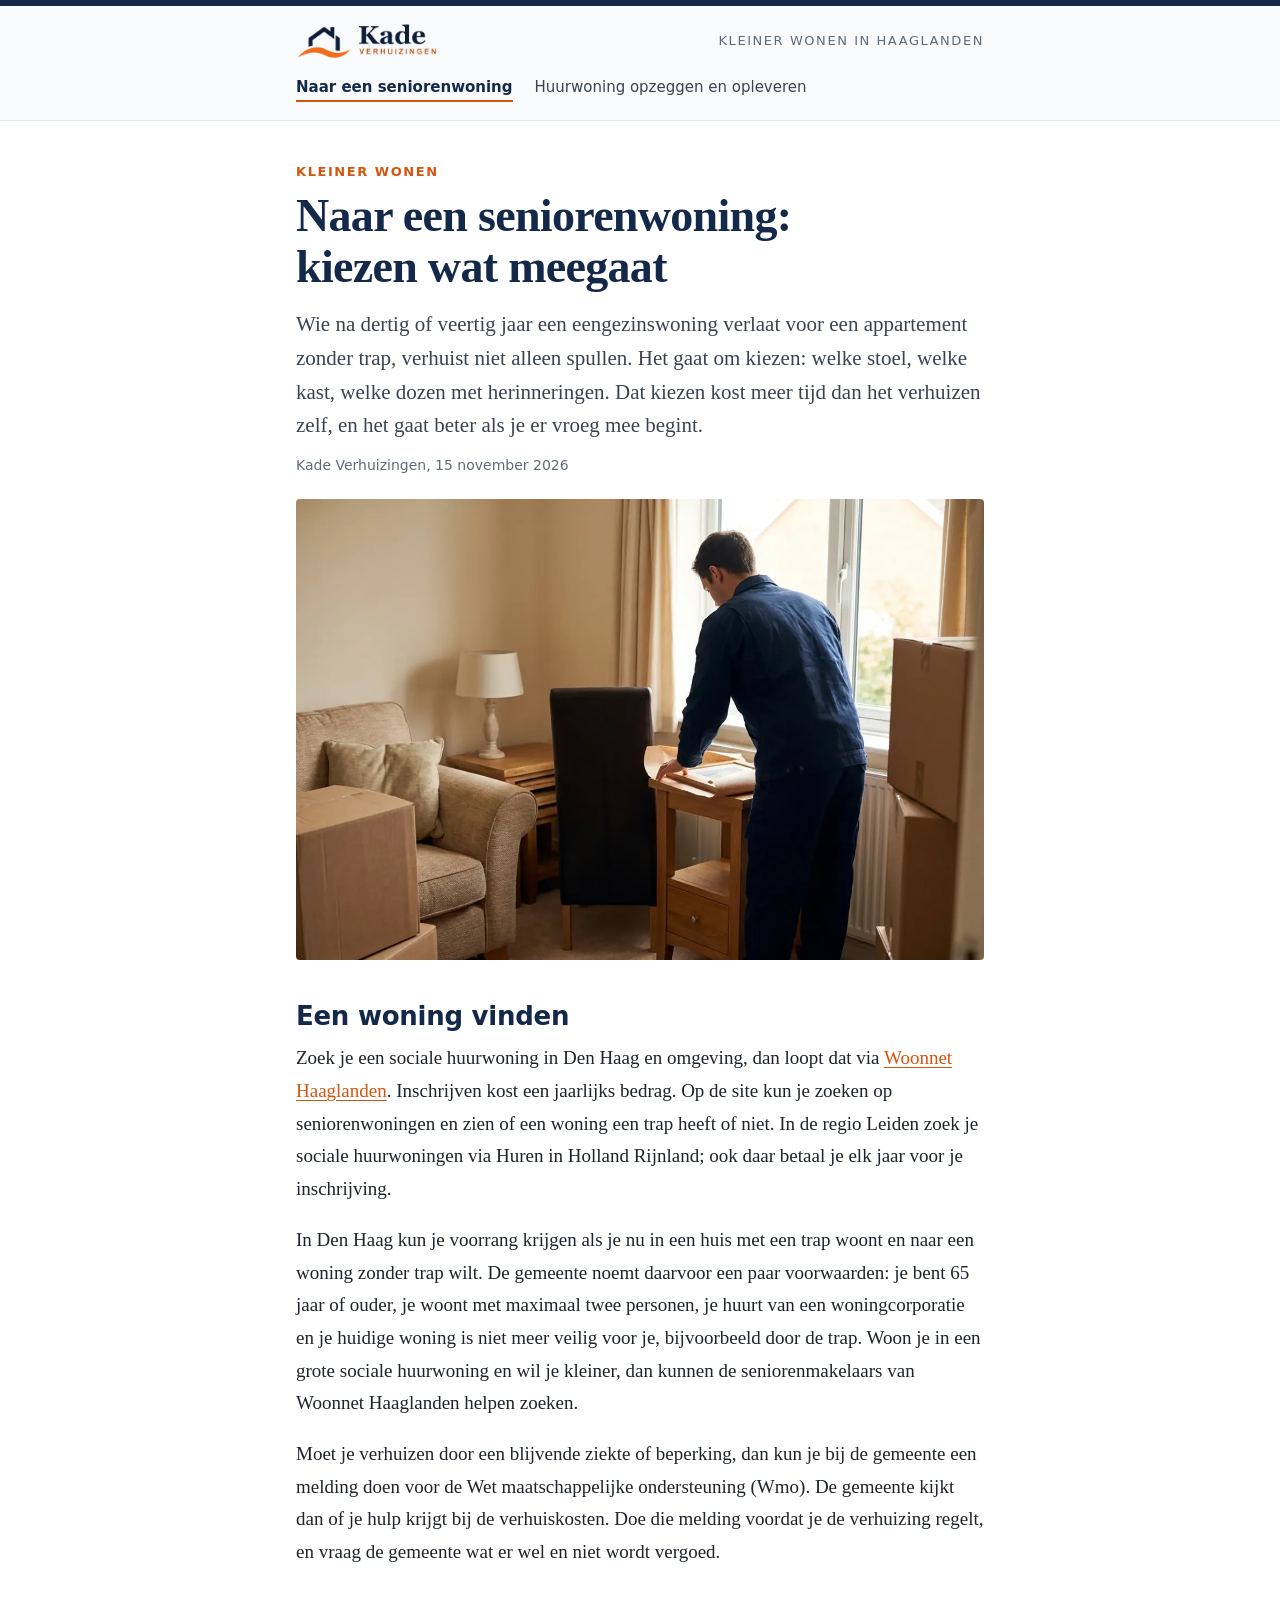
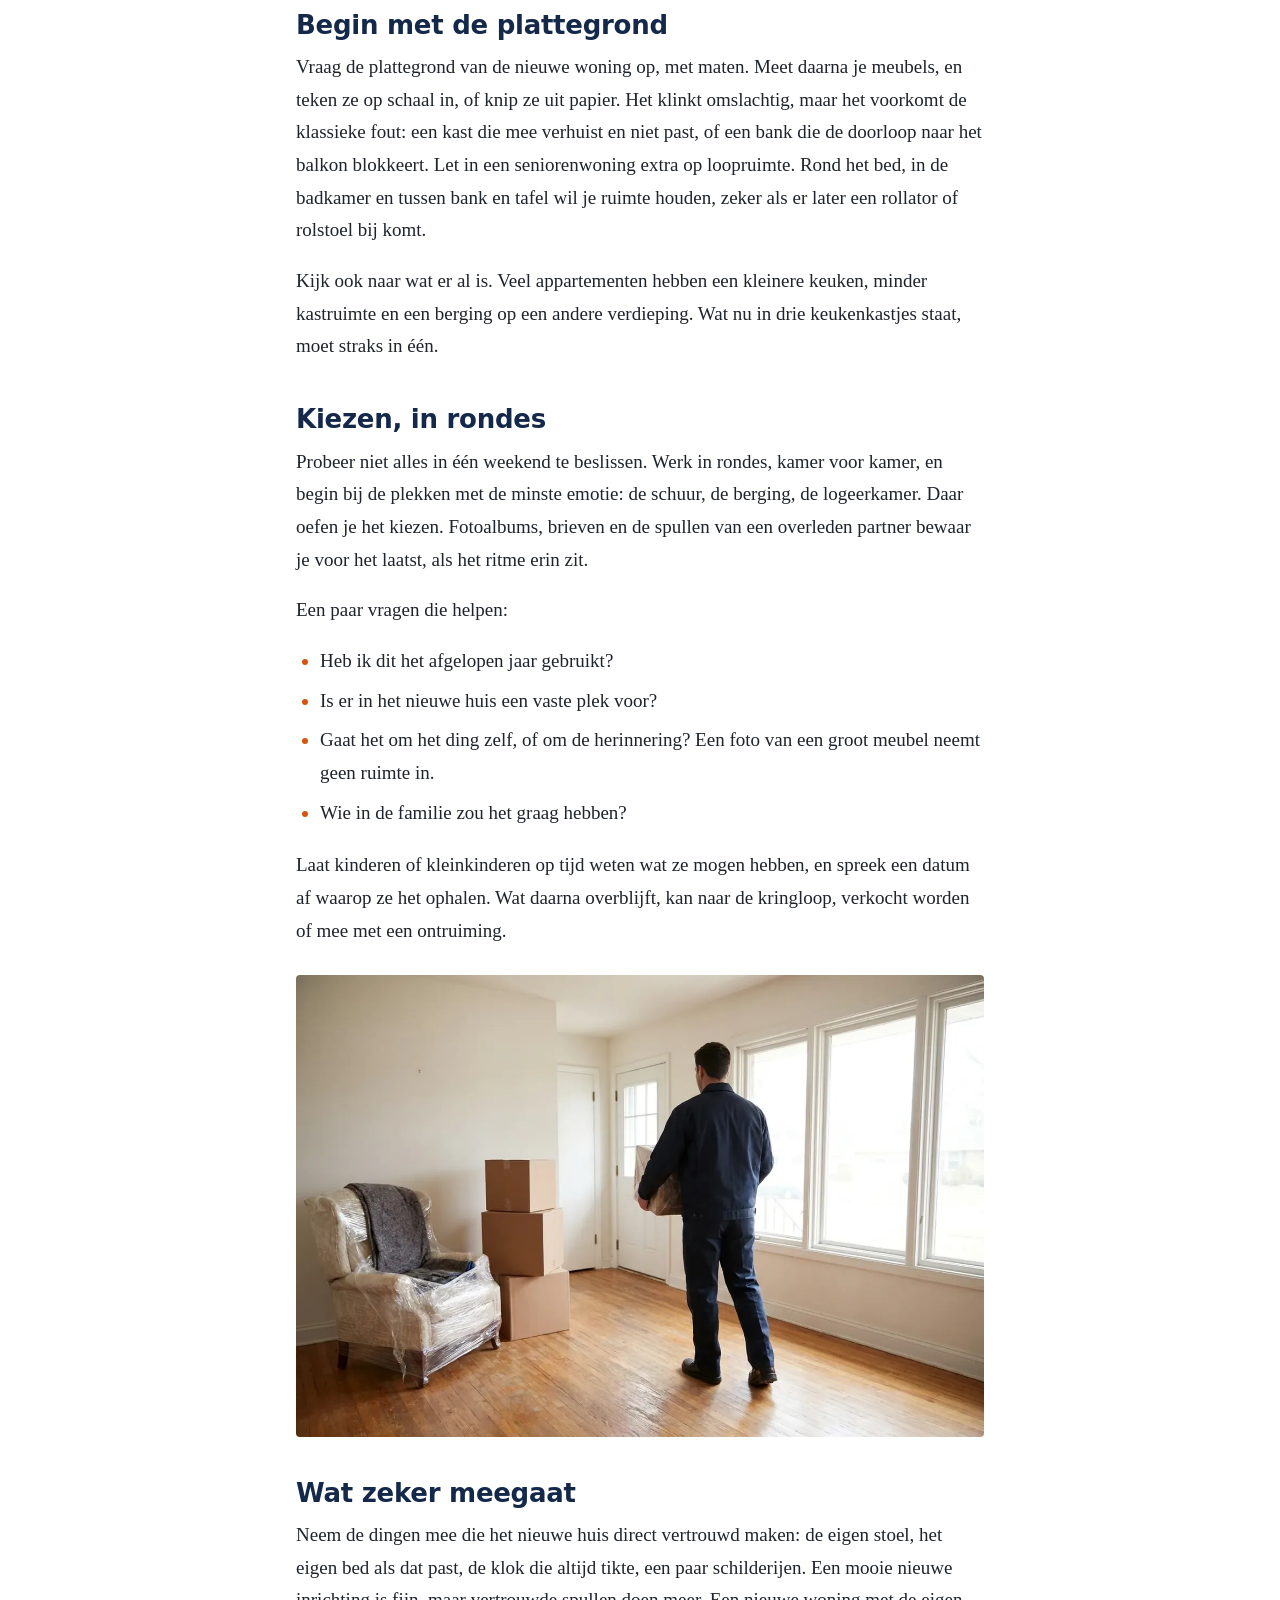
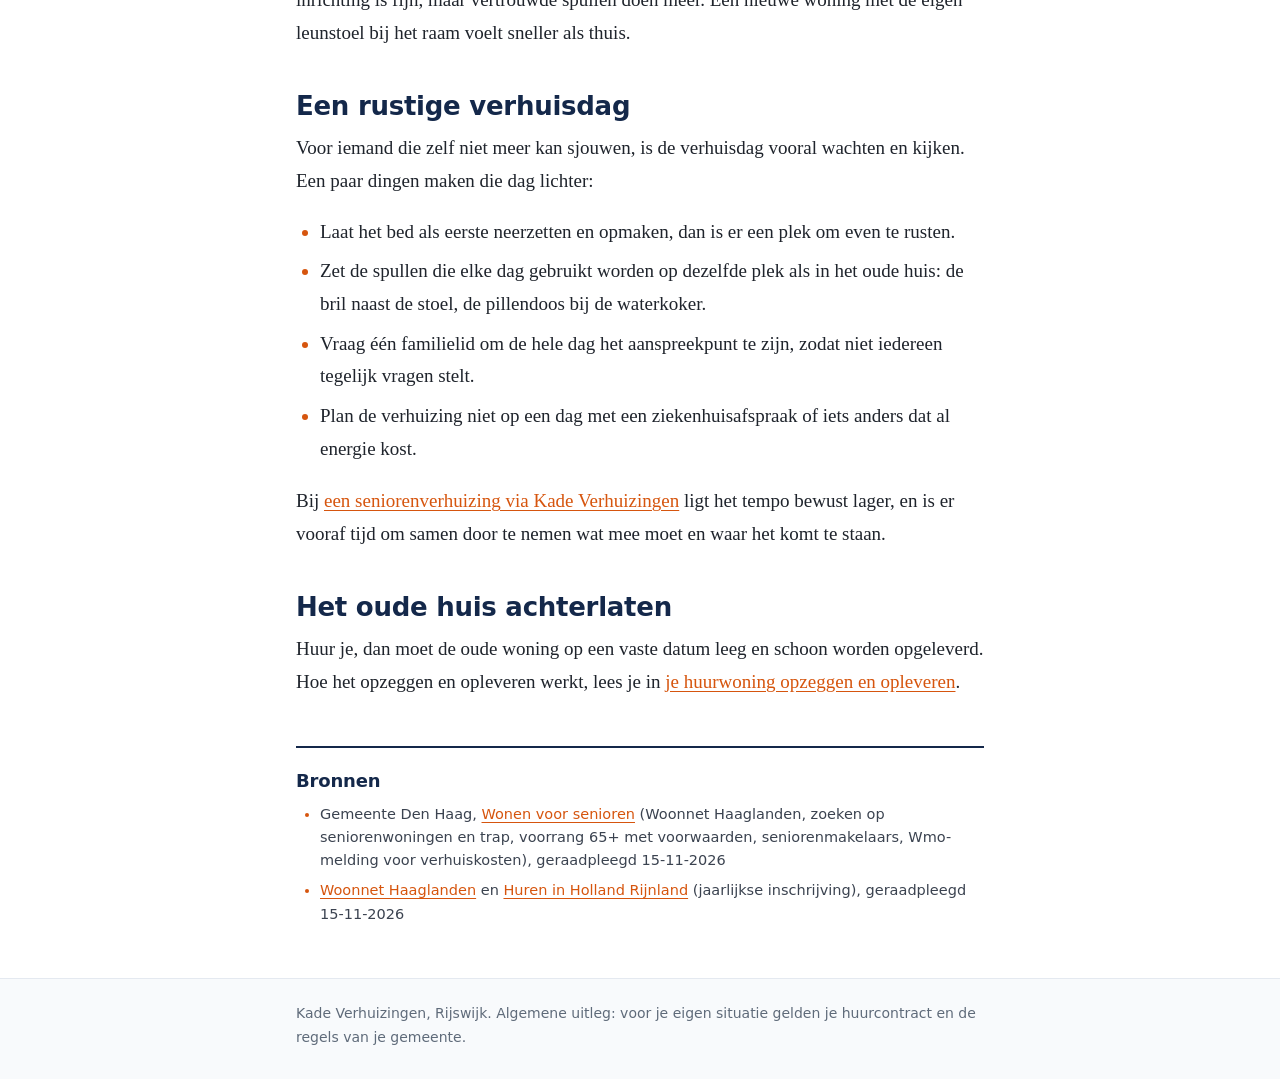
<file: index.html>
<!doctype html>
<html lang="nl"><head><meta charset="utf-8"><meta name="viewport" content="width=device-width,initial-scale=1">
<title>Verhuizen naar een seniorenwoning in Haaglanden: kiezen wat meegaat</title>
<meta name="description" content="Van een eengezinswoning naar een appartement zonder trap: hoe je een seniorenwoning vindt in Den Haag en omgeving, hoe je kiest wat meegaat en hoe je de verhuisdag rustig houdt.">
<link rel="canonical" href="https://kadeverhuizingen.github.io/">
<link rel="icon" href="kade-logo.png" type="image/png">
<meta name="theme-color" content="#ffffff">
<link rel="stylesheet" href="style.css">
<script type="application/ld+json">{"@context": "https://schema.org", "@type": "Article", "headline": "Naar een seniorenwoning: kiezen wat meegaat", "description": "Van een eengezinswoning naar een appartement zonder trap: hoe je een seniorenwoning vindt in Den Haag en omgeving, hoe je kiest wat meegaat en hoe je de verhuisdag rustig houdt.", "image": "https://kadeverhuizingen.github.io/seniorenwoning-inrichten.webp", "datePublished": "2026-11-15", "dateModified": "2026-11-15", "inLanguage": "nl-NL", "mainEntityOfPage": "https://kadeverhuizingen.github.io/", "author": {"@type": "Organization", "name": "Kade Verhuizingen", "url": "https://kadeverhuizingen.nl/"}, "publisher": {"@type": "Organization", "name": "Kade Verhuizingen", "url": "https://kadeverhuizingen.nl/"}}</script>
</head><body>
<header class="balk"><div class="smal"><a class="merk" href="./"><img src="kade-logo.png" alt="Kade Verhuizingen" width="150" height="40"></a><p class="reeks">Kleiner wonen in Haaglanden</p></div>
<nav class="smal" aria-label="Artikelen"><ol><li><a href="./" aria-current="page">Naar een seniorenwoning</a></li><li><a href="./huurwoning-opzeggen-en-opleveren.html">Huurwoning opzeggen en opleveren</a></li></ol></nav></header>
<main class="smal">
<p class="rubriek">Kleiner wonen</p>
<h1>Naar een seniorenwoning: kiezen wat meegaat</h1>
<p class="lead">Wie na dertig of veertig jaar een eengezinswoning verlaat voor een appartement zonder trap, verhuist niet alleen spullen. Het gaat om kiezen: welke stoel, welke kast, welke dozen met herinneringen. Dat kiezen kost meer tijd dan het verhuizen zelf, en het gaat beter als je er vroeg mee begint.</p>
<p class="meta">Kade Verhuizingen, 15 november 2026</p>
<figure class="hero"><img src="seniorenwoning-inrichten.webp" alt="Verhuizer zet een bijzettafel neer in een lichte woonkamer met een leunstoel, een schemerlamp en verhuisdozen" width="1280" height="858" fetchpriority="high"></figure>

<h2>Een woning vinden</h2>
<p>Zoek je een sociale huurwoning in Den Haag en omgeving, dan loopt dat via <a href="https://www.woonnet-haaglanden.nl/">Woonnet Haaglanden</a>. Inschrijven kost een jaarlijks bedrag. Op de site kun je zoeken op seniorenwoningen en zien of een woning een trap heeft of niet. In de regio Leiden zoek je sociale huurwoningen via Huren in Holland Rijnland; ook daar betaal je elk jaar voor je inschrijving.</p>
<p>In Den Haag kun je voorrang krijgen als je nu in een huis met een trap woont en naar een woning zonder trap wilt. De gemeente noemt daarvoor een paar voorwaarden: je bent 65 jaar of ouder, je woont met maximaal twee personen, je huurt van een woningcorporatie en je huidige woning is niet meer veilig voor je, bijvoorbeeld door de trap. Woon je in een grote sociale huurwoning en wil je kleiner, dan kunnen de seniorenmakelaars van Woonnet Haaglanden helpen zoeken.</p>
<p>Moet je verhuizen door een blijvende ziekte of beperking, dan kun je bij de gemeente een melding doen voor de Wet maatschappelijke ondersteuning (Wmo). De gemeente kijkt dan of je hulp krijgt bij de verhuiskosten. Doe die melding voordat je de verhuizing regelt, en vraag de gemeente wat er wel en niet wordt vergoed.</p>

<h2>Begin met de plattegrond</h2>
<p>Vraag de plattegrond van de nieuwe woning op, met maten. Meet daarna je meubels, en teken ze op schaal in, of knip ze uit papier. Het klinkt omslachtig, maar het voorkomt de klassieke fout: een kast die mee verhuist en niet past, of een bank die de doorloop naar het balkon blokkeert. Let in een seniorenwoning extra op loopruimte. Rond het bed, in de badkamer en tussen bank en tafel wil je ruimte houden, zeker als er later een rollator of rolstoel bij komt.</p>
<p>Kijk ook naar wat er al is. Veel appartementen hebben een kleinere keuken, minder kastruimte en een berging op een andere verdieping. Wat nu in drie keukenkastjes staat, moet straks in één.</p>

<h2>Kiezen, in rondes</h2>
<p>Probeer niet alles in één weekend te beslissen. Werk in rondes, kamer voor kamer, en begin bij de plekken met de minste emotie: de schuur, de berging, de logeerkamer. Daar oefen je het kiezen. Fotoalbums, brieven en de spullen van een overleden partner bewaar je voor het laatst, als het ritme erin zit.</p>
<p>Een paar vragen die helpen:</p>
<ul>
<li>Heb ik dit het afgelopen jaar gebruikt?</li>
<li>Is er in het nieuwe huis een vaste plek voor?</li>
<li>Gaat het om het ding zelf, of om de herinnering? Een foto van een groot meubel neemt geen ruimte in.</li>
<li>Wie in de familie zou het graag hebben?</li>
</ul>
<p>Laat kinderen of kleinkinderen op tijd weten wat ze mogen hebben, en spreek een datum af waarop ze het ophalen. Wat daarna overblijft, kan naar de kringloop, verkocht worden of mee met een ontruiming.</p>

<figure><img src="lege-kamer-na-uitzoeken.webp" alt="Verhuizer met een doos in een lege lichte kamer, met een in folie gewikkelde fauteuil en gestapelde dozen bij het raam" width="1280" height="858" loading="lazy" decoding="async"></figure>

<h2>Wat zeker meegaat</h2>
<p>Neem de dingen mee die het nieuwe huis direct vertrouwd maken: de eigen stoel, het eigen bed als dat past, de klok die altijd tikte, een paar schilderijen. Een mooie nieuwe inrichting is fijn, maar vertrouwde spullen doen meer. Een nieuwe woning met de eigen leunstoel bij het raam voelt sneller als thuis.</p>

<h2>Een rustige verhuisdag</h2>
<p>Voor iemand die zelf niet meer kan sjouwen, is de verhuisdag vooral wachten en kijken. Een paar dingen maken die dag lichter:</p>
<ul>
<li>Laat het bed als eerste neerzetten en opmaken, dan is er een plek om even te rusten.</li>
<li>Zet de spullen die elke dag gebruikt worden op dezelfde plek als in het oude huis: de bril naast de stoel, de pillendoos bij de waterkoker.</li>
<li>Vraag één familielid om de hele dag het aanspreekpunt te zijn, zodat niet iedereen tegelijk vragen stelt.</li>
<li>Plan de verhuizing niet op een dag met een ziekenhuisafspraak of iets anders dat al energie kost.</li>
</ul>
<p>Bij <a href="https://kadeverhuizingen.nl/diensten/seniorenverhuizing">een seniorenverhuizing via Kade Verhuizingen</a> ligt het tempo bewust lager, en is er vooraf tijd om samen door te nemen wat mee moet en waar het komt te staan.</p>

<h2>Het oude huis achterlaten</h2>
<p>Huur je, dan moet de oude woning op een vaste datum leeg en schoon worden opgeleverd. Hoe het opzeggen en opleveren werkt, lees je in <a href="./huurwoning-opzeggen-en-opleveren.html">je huurwoning opzeggen en opleveren</a>.</p>

<section class="bronnen"><h2>Bronnen</h2><ul><li>Gemeente Den Haag, <a href="https://www.denhaag.nl/nl/verbouwen-en-wonen/wonen-voor-senioren/">Wonen voor senioren</a> (Woonnet Haaglanden, zoeken op seniorenwoningen en trap, voorrang 65+ met voorwaarden, seniorenmakelaars, Wmo-melding voor verhuiskosten), geraadpleegd 15-11-2026</li><li><a href="https://www.woonnet-haaglanden.nl/">Woonnet Haaglanden</a> en <a href="https://www.hureninhollandrijnland.nl/">Huren in Holland Rijnland</a> (jaarlijkse inschrijving), geraadpleegd 15-11-2026</li></ul></section>
</main>
<footer><div class="smal"><p>Kade Verhuizingen, Rijswijk. Algemene uitleg: voor je eigen situatie gelden je huurcontract en de regels van je gemeente.</p></div></footer>
</body></html>
</file>
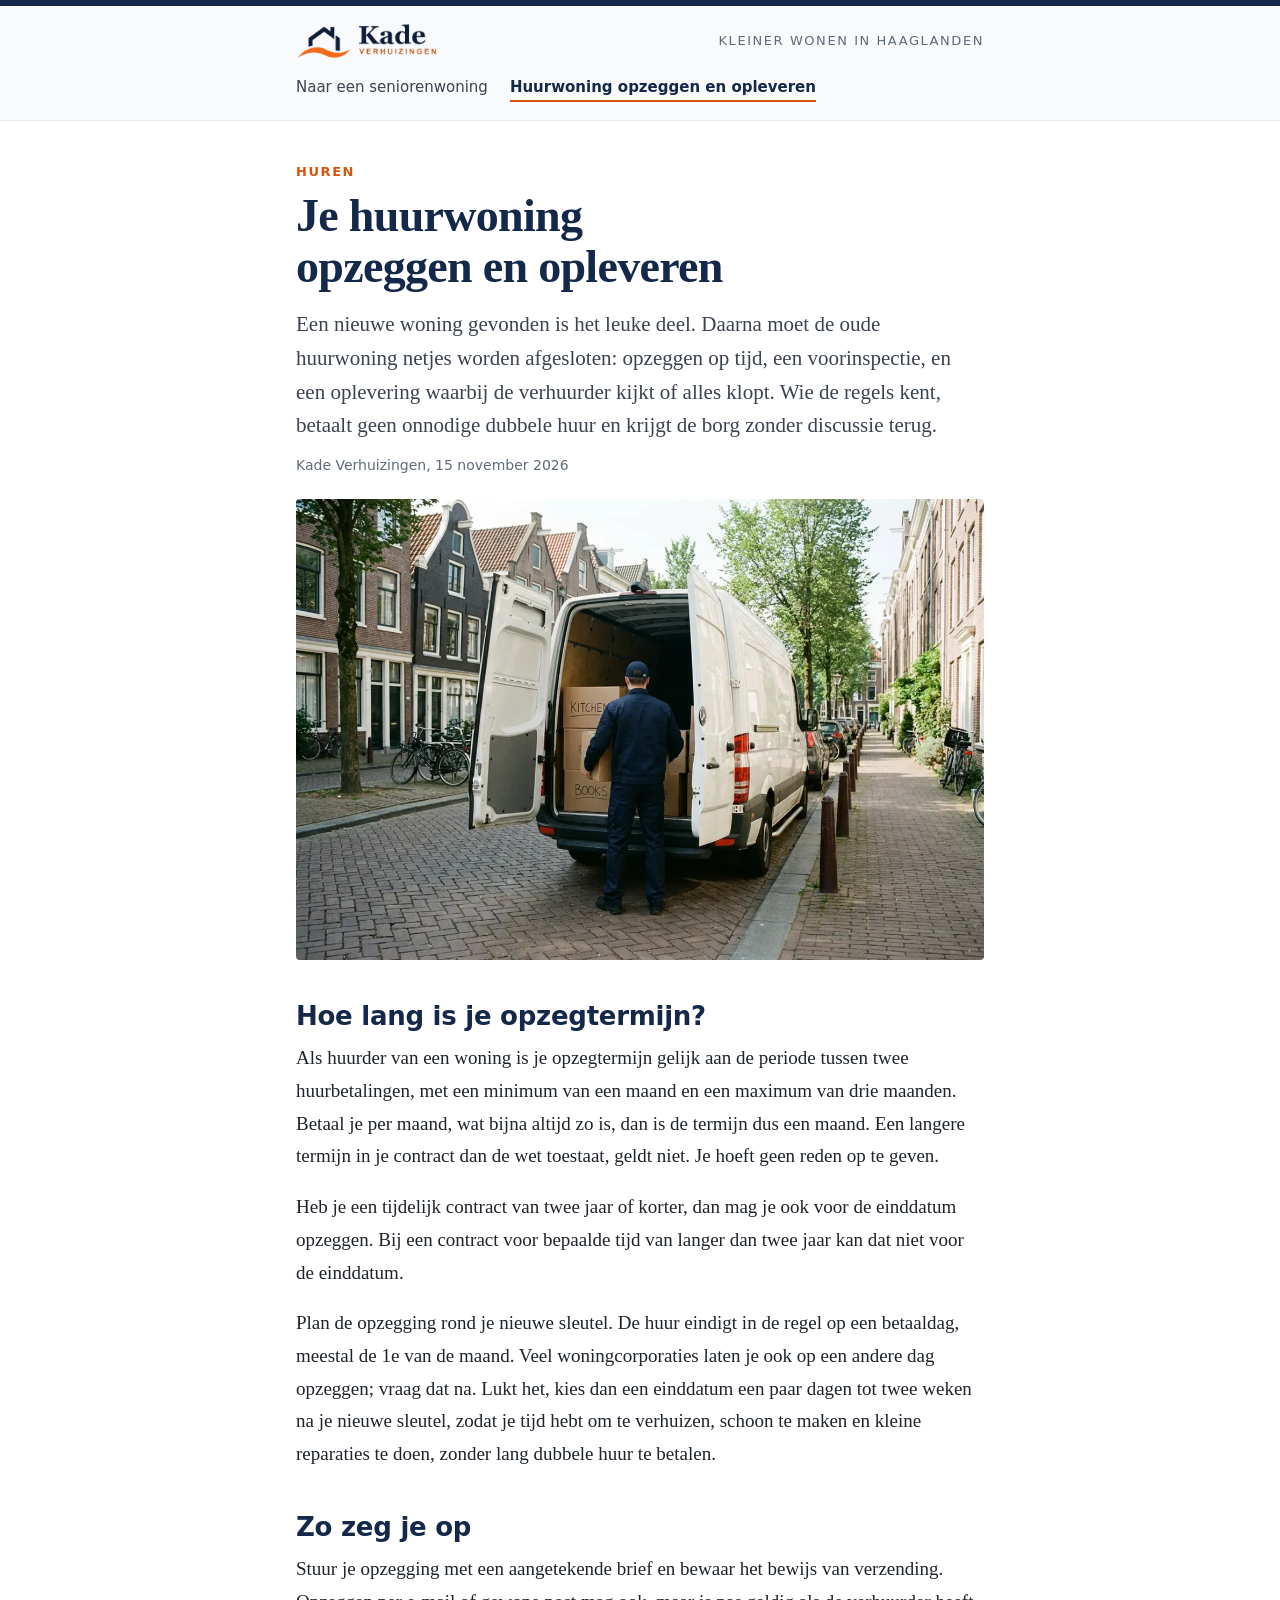
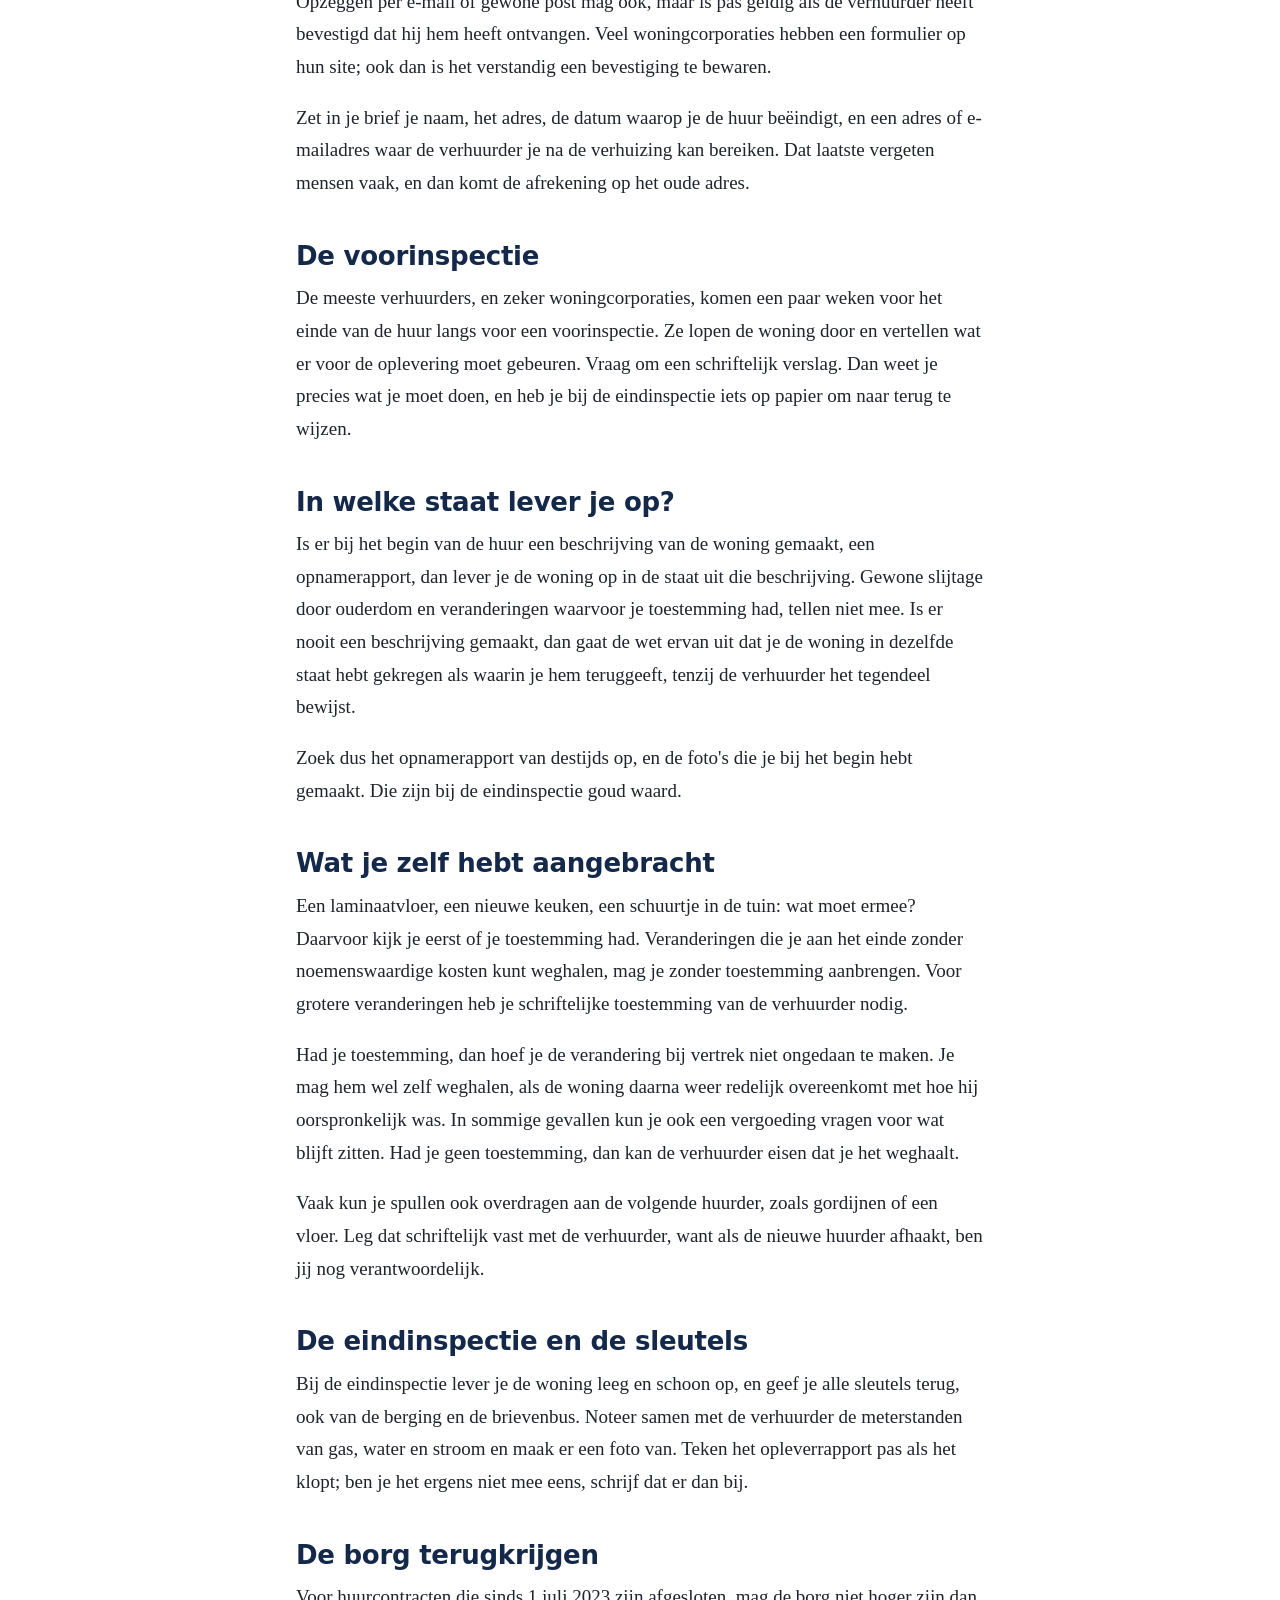
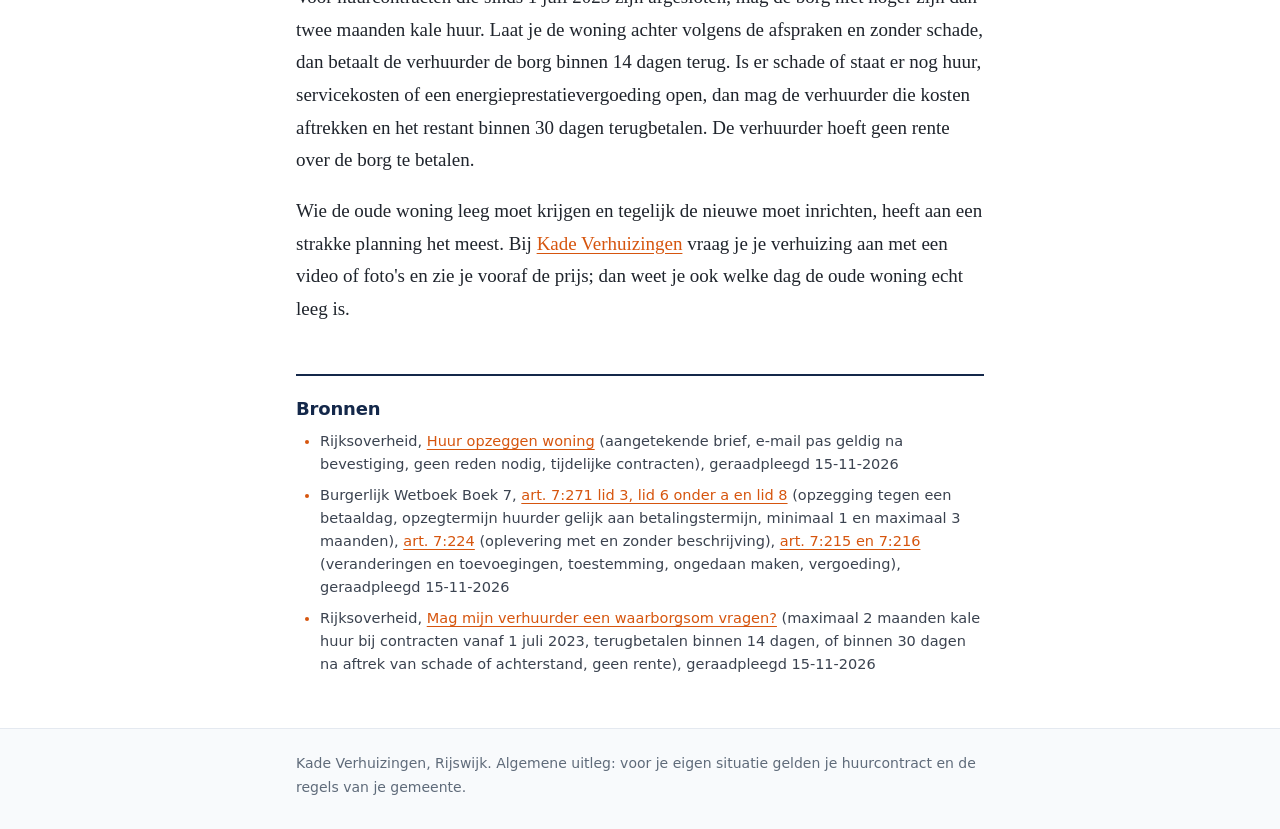
<file: huurwoning-opzeggen-en-opleveren.html>
<!doctype html>
<html lang="nl"><head><meta charset="utf-8"><meta name="viewport" content="width=device-width,initial-scale=1">
<title>Je huurwoning opzeggen en opleveren: termijnen, voorinspectie en borg</title>
<meta name="description" content="Hoe lang je opzegtermijn als huurder is, hoe je opzegt, wat er bij de voorinspectie gebeurt, wat je mag laten zitten en wanneer je de borg terugkrijgt.">
<link rel="canonical" href="https://kadeverhuizingen.github.io/huurwoning-opzeggen-en-opleveren.html">
<link rel="icon" href="kade-logo.png" type="image/png">
<meta name="theme-color" content="#ffffff">
<link rel="stylesheet" href="style.css">
<script type="application/ld+json">{"@context": "https://schema.org", "@type": "Article", "headline": "Je huurwoning opzeggen en opleveren", "description": "Hoe lang je opzegtermijn als huurder is, hoe je opzegt, wat er bij de voorinspectie gebeurt, wat je mag laten zitten en wanneer je de borg terugkrijgt.", "image": "https://kadeverhuizingen.github.io/bestelbus-laden-grachtstraat.webp", "datePublished": "2026-11-15", "dateModified": "2026-11-15", "inLanguage": "nl-NL", "mainEntityOfPage": "https://kadeverhuizingen.github.io/huurwoning-opzeggen-en-opleveren.html", "author": {"@type": "Organization", "name": "Kade Verhuizingen", "url": "https://kadeverhuizingen.nl/"}, "publisher": {"@type": "Organization", "name": "Kade Verhuizingen", "url": "https://kadeverhuizingen.nl/"}}</script>
</head><body>
<header class="balk"><div class="smal"><a class="merk" href="./"><img src="kade-logo.png" alt="Kade Verhuizingen" width="150" height="40"></a><p class="reeks">Kleiner wonen in Haaglanden</p></div>
<nav class="smal" aria-label="Artikelen"><ol><li><a href="./">Naar een seniorenwoning</a></li><li><a href="./huurwoning-opzeggen-en-opleveren.html" aria-current="page">Huurwoning opzeggen en opleveren</a></li></ol></nav></header>
<main class="smal">
<p class="rubriek">Huren</p>
<h1>Je huurwoning opzeggen en opleveren</h1>
<p class="lead">Een nieuwe woning gevonden is het leuke deel. Daarna moet de oude huurwoning netjes worden afgesloten: opzeggen op tijd, een voorinspectie, en een oplevering waarbij de verhuurder kijkt of alles klopt. Wie de regels kent, betaalt geen onnodige dubbele huur en krijgt de borg zonder discussie terug.</p>
<p class="meta">Kade Verhuizingen, 15 november 2026</p>
<figure class="hero"><img src="bestelbus-laden-grachtstraat.webp" alt="Verhuizer laadt een doos in een witte bestelbus in een straat met oude geveltjes en bomen" width="1280" height="858" fetchpriority="high"></figure>

<h2>Hoe lang is je opzegtermijn?</h2>
<p>Als huurder van een woning is je opzegtermijn gelijk aan de periode tussen twee huurbetalingen, met een minimum van een maand en een maximum van drie maanden. Betaal je per maand, wat bijna altijd zo is, dan is de termijn dus een maand. Een langere termijn in je contract dan de wet toestaat, geldt niet. Je hoeft geen reden op te geven.</p>
<p>Heb je een tijdelijk contract van twee jaar of korter, dan mag je ook voor de einddatum opzeggen. Bij een contract voor bepaalde tijd van langer dan twee jaar kan dat niet voor de einddatum.</p>
<p>Plan de opzegging rond je nieuwe sleutel. De huur eindigt in de regel op een betaaldag, meestal de 1e van de maand. Veel woningcorporaties laten je ook op een andere dag opzeggen; vraag dat na. Lukt het, kies dan een einddatum een paar dagen tot twee weken na je nieuwe sleutel, zodat je tijd hebt om te verhuizen, schoon te maken en kleine reparaties te doen, zonder lang dubbele huur te betalen.</p>

<h2>Zo zeg je op</h2>
<p>Stuur je opzegging met een aangetekende brief en bewaar het bewijs van verzending. Opzeggen per e-mail of gewone post mag ook, maar is pas geldig als de verhuurder heeft bevestigd dat hij hem heeft ontvangen. Veel woningcorporaties hebben een formulier op hun site; ook dan is het verstandig een bevestiging te bewaren.</p>
<p>Zet in je brief je naam, het adres, de datum waarop je de huur beëindigt, en een adres of e-mailadres waar de verhuurder je na de verhuizing kan bereiken. Dat laatste vergeten mensen vaak, en dan komt de afrekening op het oude adres.</p>

<h2>De voorinspectie</h2>
<p>De meeste verhuurders, en zeker woningcorporaties, komen een paar weken voor het einde van de huur langs voor een voorinspectie. Ze lopen de woning door en vertellen wat er voor de oplevering moet gebeuren. Vraag om een schriftelijk verslag. Dan weet je precies wat je moet doen, en heb je bij de eindinspectie iets op papier om naar terug te wijzen.</p>

<h2>In welke staat lever je op?</h2>
<p>Is er bij het begin van de huur een beschrijving van de woning gemaakt, een opnamerapport, dan lever je de woning op in de staat uit die beschrijving. Gewone slijtage door ouderdom en veranderingen waarvoor je toestemming had, tellen niet mee. Is er nooit een beschrijving gemaakt, dan gaat de wet ervan uit dat je de woning in dezelfde staat hebt gekregen als waarin je hem teruggeeft, tenzij de verhuurder het tegendeel bewijst.</p>
<p>Zoek dus het opnamerapport van destijds op, en de foto's die je bij het begin hebt gemaakt. Die zijn bij de eindinspectie goud waard.</p>

<h2>Wat je zelf hebt aangebracht</h2>
<p>Een laminaatvloer, een nieuwe keuken, een schuurtje in de tuin: wat moet ermee? Daarvoor kijk je eerst of je toestemming had. Veranderingen die je aan het einde zonder noemenswaardige kosten kunt weghalen, mag je zonder toestemming aanbrengen. Voor grotere veranderingen heb je schriftelijke toestemming van de verhuurder nodig.</p>
<p>Had je toestemming, dan hoef je de verandering bij vertrek niet ongedaan te maken. Je mag hem wel zelf weghalen, als de woning daarna weer redelijk overeenkomt met hoe hij oorspronkelijk was. In sommige gevallen kun je ook een vergoeding vragen voor wat blijft zitten. Had je geen toestemming, dan kan de verhuurder eisen dat je het weghaalt.</p>
<p>Vaak kun je spullen ook overdragen aan de volgende huurder, zoals gordijnen of een vloer. Leg dat schriftelijk vast met de verhuurder, want als de nieuwe huurder afhaakt, ben jij nog verantwoordelijk.</p>

<h2>De eindinspectie en de sleutels</h2>
<p>Bij de eindinspectie lever je de woning leeg en schoon op, en geef je alle sleutels terug, ook van de berging en de brievenbus. Noteer samen met de verhuurder de meterstanden van gas, water en stroom en maak er een foto van. Teken het opleverrapport pas als het klopt; ben je het ergens niet mee eens, schrijf dat er dan bij.</p>

<h2>De borg terugkrijgen</h2>
<p>Voor huurcontracten die sinds 1 juli 2023 zijn afgesloten, mag de borg niet hoger zijn dan twee maanden kale huur. Laat je de woning achter volgens de afspraken en zonder schade, dan betaalt de verhuurder de borg binnen 14 dagen terug. Is er schade of staat er nog huur, servicekosten of een energieprestatievergoeding open, dan mag de verhuurder die kosten aftrekken en het restant binnen 30 dagen terugbetalen. De verhuurder hoeft geen rente over de borg te betalen.</p>
<p>Wie de oude woning leeg moet krijgen en tegelijk de nieuwe moet inrichten, heeft aan een strakke planning het meest. Bij <a href="https://kadeverhuizingen.nl/">Kade Verhuizingen</a> vraag je je verhuizing aan met een video of foto's en zie je vooraf de prijs; dan weet je ook welke dag de oude woning echt leeg is.</p>

<section class="bronnen"><h2>Bronnen</h2><ul><li>Rijksoverheid, <a href="https://www.rijksoverheid.nl/onderwerpen/woning-huren/vraag-en-antwoord/huur-opzeggen-woning">Huur opzeggen woning</a> (aangetekende brief, e-mail pas geldig na bevestiging, geen reden nodig, tijdelijke contracten), geraadpleegd 15-11-2026</li><li>Burgerlijk Wetboek Boek 7, <a href="https://wetten.overheid.nl/BWBR0005290/">art. 7:271 lid 3, lid 6 onder a en lid 8</a> (opzegging tegen een betaaldag, opzegtermijn huurder gelijk aan betalingstermijn, minimaal 1 en maximaal 3 maanden), <a href="https://wetten.overheid.nl/BWBR0005290/">art. 7:224</a> (oplevering met en zonder beschrijving), <a href="https://wetten.overheid.nl/BWBR0005290/">art. 7:215 en 7:216</a> (veranderingen en toevoegingen, toestemming, ongedaan maken, vergoeding), geraadpleegd 15-11-2026</li><li>Rijksoverheid, <a href="https://www.rijksoverheid.nl/onderwerpen/woning-huren/vraag-en-antwoord/woning-huren-waarborgsom">Mag mijn verhuurder een waarborgsom vragen?</a> (maximaal 2 maanden kale huur bij contracten vanaf 1 juli 2023, terugbetalen binnen 14 dagen, of binnen 30 dagen na aftrek van schade of achterstand, geen rente), geraadpleegd 15-11-2026</li></ul></section>
</main>
<footer><div class="smal"><p>Kade Verhuizingen, Rijswijk. Algemene uitleg: voor je eigen situatie gelden je huurcontract en de regels van je gemeente.</p></div></footer>
</body></html>
</file>
<file: style.css>
:root{--navy:#14284a;--oranje:#d6550e;--zacht:#fff4ec;--inkt:#1f242c;--inkt2:#3b4350;--grijs:#5f6b7a;--lijn:#e4e9f0;--grond:#ffffff;--vlak:#f8fafc}
*{box-sizing:border-box}
html{-webkit-text-size-adjust:100%;overflow-x:clip}
body{margin:0;background:var(--grond);color:var(--inkt);font-family:Charter,"Bitstream Charter","Iowan Old Style",Georgia,serif;font-size:19px;line-height:1.72;-webkit-font-smoothing:antialiased}
a{color:var(--oranje);text-underline-offset:3px}
a:hover{color:var(--navy)}
img{max-width:100%;height:auto;display:block}
.smal{max-width:720px;margin:0 auto;padding:0 16px}
.balk{border-top:6px solid var(--navy);border-bottom:1px solid var(--lijn);background:var(--vlak)}
.balk .smal:first-child{display:flex;align-items:center;justify-content:space-between;gap:12px;flex-wrap:wrap;padding-top:16px;padding-bottom:8px}
.merk img{height:38px;width:auto}
.reeks{margin:0;font-family:ui-sans-serif,system-ui,-apple-system,"Segoe UI",Roboto,Arial,sans-serif;font-size:13px;letter-spacing:.12em;text-transform:uppercase;color:var(--grijs)}
.balk nav ol{list-style:none;margin:0;padding:0 0 12px;display:flex;flex-wrap:wrap;gap:4px 22px;font-family:ui-sans-serif,system-ui,-apple-system,"Segoe UI",Roboto,Arial,sans-serif;font-size:15px}
.balk nav a{color:var(--inkt2);text-decoration:none;padding:4px 0;border-bottom:2px solid transparent}
.balk nav a[aria-current]{color:var(--navy);font-weight:700;border-bottom-color:var(--oranje)}
main.smal{padding-top:40px;padding-bottom:32px}
.rubriek{font-family:ui-sans-serif,system-ui,-apple-system,"Segoe UI",Roboto,Arial,sans-serif;font-size:13px;font-weight:700;letter-spacing:.12em;text-transform:uppercase;color:var(--oranje);margin:0 0 8px}
h1{font-size:clamp(32px,5vw,46px);line-height:1.1;letter-spacing:-.015em;color:var(--navy);margin:0 0 16px;text-wrap:balance}
.lead{font-size:21px;line-height:1.6;color:var(--inkt2);margin:0 0 10px}
.meta{font-family:ui-sans-serif,system-ui,-apple-system,"Segoe UI",Roboto,Arial,sans-serif;font-size:14px;color:var(--grijs);margin:0 0 22px}
.hero{margin:0 0 30px}
.hero img{width:100%;border-radius:4px}
figure{margin:28px 0}
figure img{border-radius:4px}
h2{font-family:ui-sans-serif,system-ui,-apple-system,"Segoe UI",Roboto,Arial,sans-serif;font-size:clamp(22px,3vw,26px);line-height:1.25;color:var(--navy);margin:40px 0 10px;letter-spacing:-.01em;text-wrap:balance}
p{margin:0 0 18px}
ul,ol{padding-left:24px;margin:0 0 20px}
li{margin:7px 0}
li::marker{color:var(--oranje)}
.bronnen{margin-top:48px;border-top:2px solid var(--navy);padding-top:4px;font-family:ui-sans-serif,system-ui,-apple-system,"Segoe UI",Roboto,Arial,sans-serif;font-size:14.5px;line-height:1.6;color:var(--inkt2)}
.bronnen h2{font-size:18px;margin-top:18px}
.bronnen li{overflow-wrap:anywhere}
footer{border-top:1px solid var(--lijn);background:var(--vlak);padding:22px 0 30px;font-family:ui-sans-serif,system-ui,-apple-system,"Segoe UI",Roboto,Arial,sans-serif;font-size:14px;color:var(--grijs)}
footer p{margin:0}
@media (max-width:520px){body{font-size:18px}.lead{font-size:19px}main.smal{padding-top:28px}}
</file>
